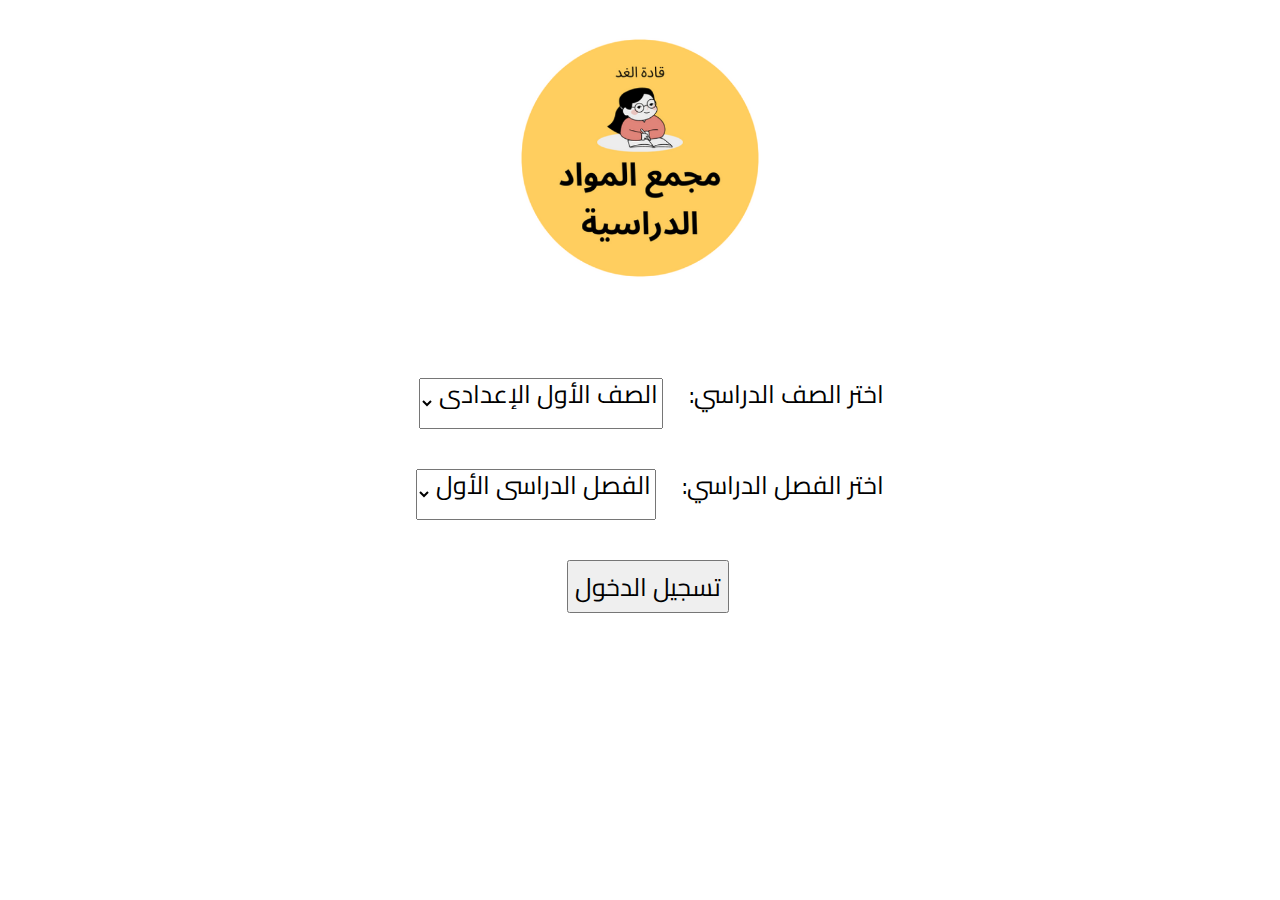
<file: index.html>
<!DOCTYPE html>
<html lang="en">

<head>
    <meta charset="UTF-8" />
    <meta http-equiv="X-UA-Compatible" content="IE=edge" />
    <meta name="viewport" content="width=device-width, initial-scale=1.0" />
    <title>Resources Collection V1.0 | تسجيل الدخول</title>
    <link rel="stylesheet" href="style.css" />
    <link rel="preconnect" href="https://fonts.googleapis.com" />
    <link rel="preconnect" href="https://fonts.gstatic.com" crossorigin />
    <link
        href="https://fonts.googleapis.com/css2?family=Cairo:wght@200;300;400;500;600;700;800;900;1000&family=Open+Sans:wght@300&display=swap"
        rel="stylesheet" />
</head>

<body>
    <img src="imgs/GeekCode.png" alt="logo" />
    <form action="redirect.html">
        <label for="year">اختر الصف الدراسي:</label>
        <select name="Years" id="year">
            <option value="first">الصف الأول الإعدادي</option>
            <option value="second">الصف الثاني الإعدادي</option>
            <option value="third">الصف الثالث الإعدادي</option>
        </select>
        <br />
        <label for="term">اختر الفصل الدراسي:</label>
        <select name="Term" id="term">
            <option value="first">الفصل الدراسي الأول</option>
            <option value="second">الفصل الدراسي الثاني</option>
        </select>
        <br />
        <input type="submit" value="تسجيل الدخول" />
    </form>
</body>

</html>
</file>
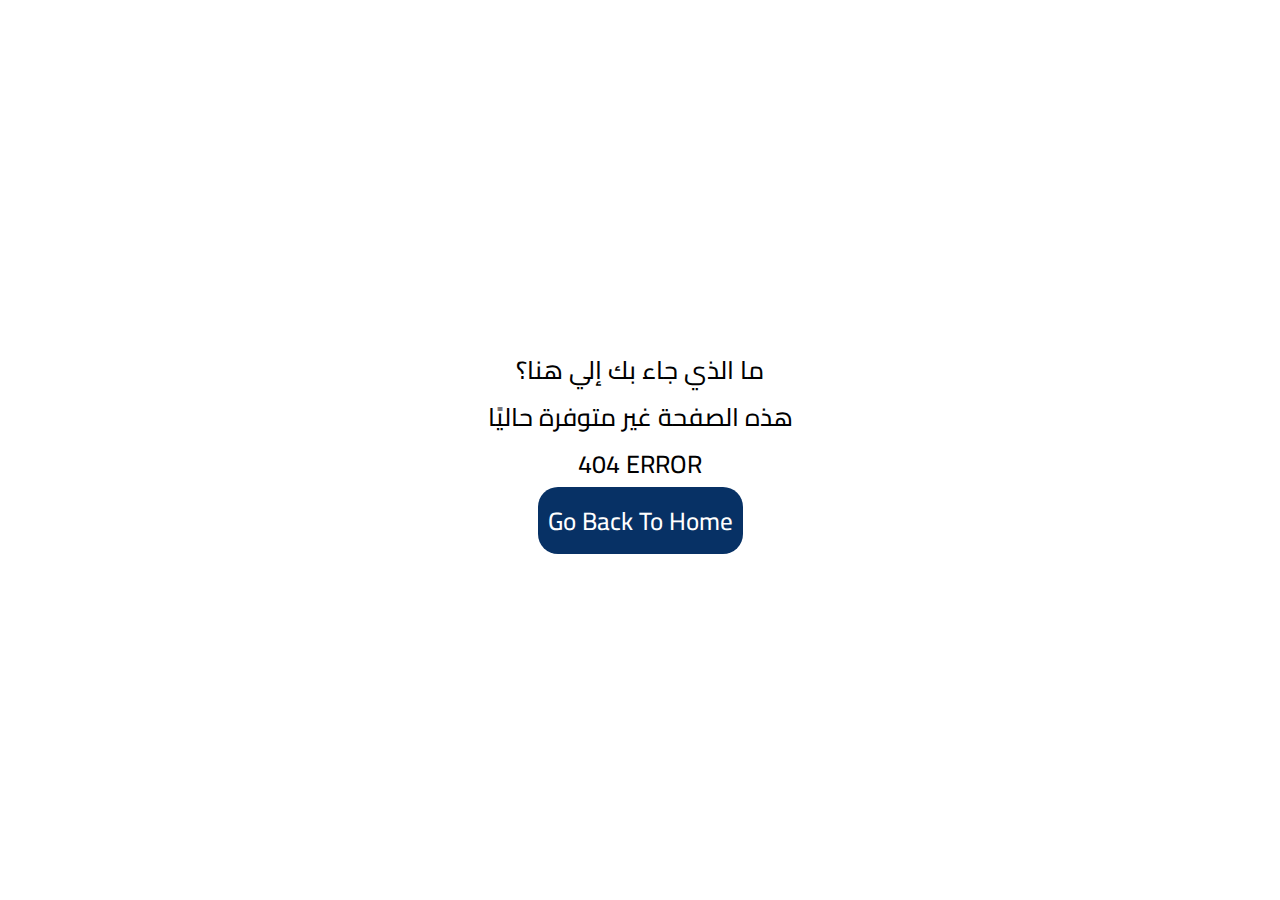
<file: redirect.html>
<!DOCTYPE html>
<html lang="en">

<head>
    <meta charset="UTF-8">
    <meta http-equiv="X-UA-Compatible" content="IE=edge">
    <meta name="viewport" content="width=device-width, initial-scale=1.0">
    <title>Document</title>
</head>

<body>
    <script src="main.js"></script>
</body>

</html>
</file>
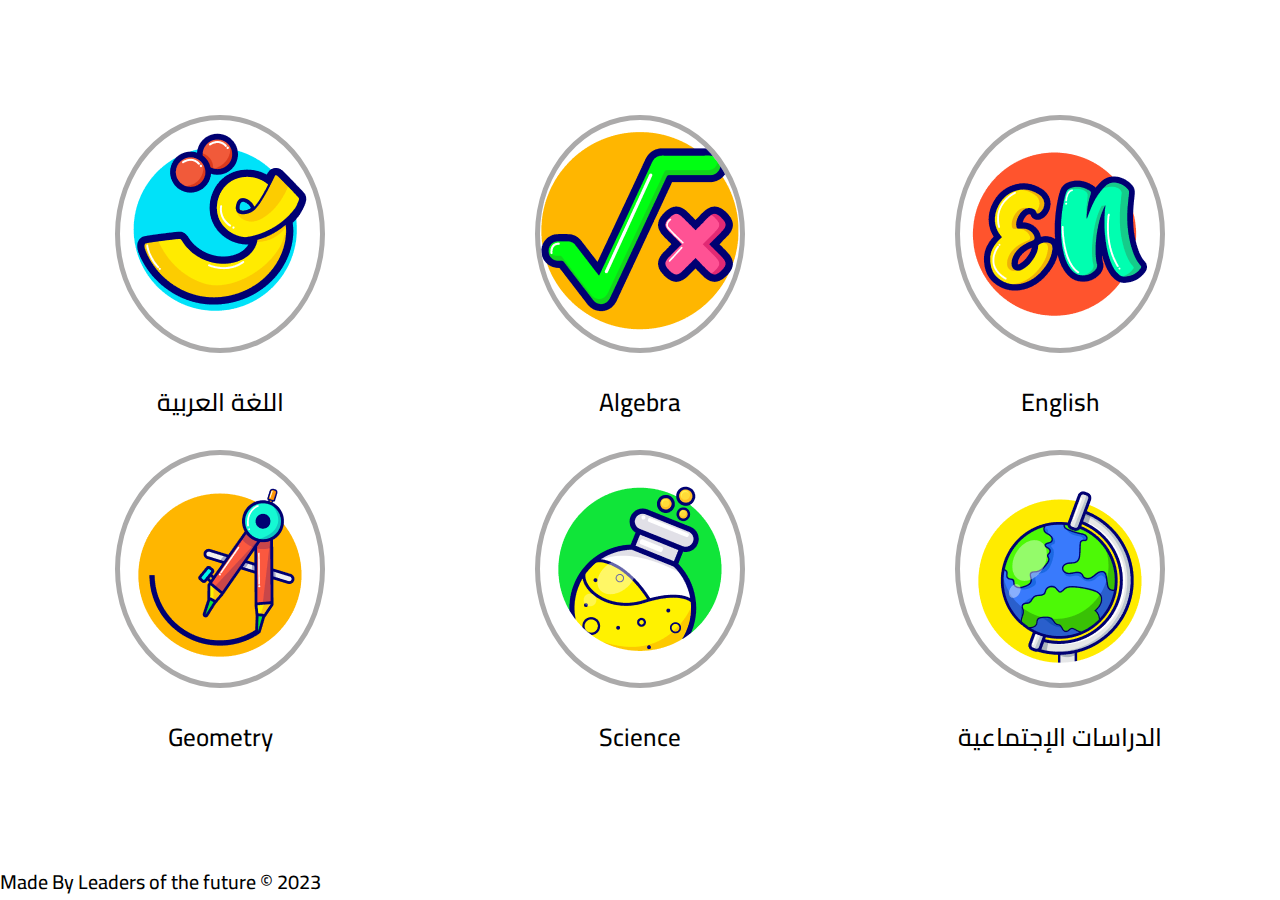
<file: source.html>
<!DOCTYPE html>
<html lang="en">
  <head>
    <meta charset="UTF-8" />
    <meta http-equiv="X-UA-Compatible" content="IE=edge" />
    <meta name="viewport" content="width=device-width, initial-scale=1.0" />
    <link rel="stylesheet" href="source.css" />
    <link rel="preconnect" href="https://fonts.googleapis.com" />
    <link rel="preconnect" href="https://fonts.gstatic.com" crossorigin />
    <link
      href="https://fonts.googleapis.com/css2?family=Cairo:wght@200;300;400;500;600;700;800;900;1000&display=swap"
      rel="stylesheet"
    />
    <title>Resources Collection V1.0 | BETA Version</title>
  </head>
  <body>
    <div class="parent">
      <a href="arabic/arabic.html" class="subject">
        <div class="subject">
          <img src="imgs/arabic.png" alt="arabic" />
          <p>اللغة العربية</p>
        </div>
      </a>
      <a href="arabic/login/u3_p2_t2.html" class="subject">
        <div class="subject">
          <img src="imgs/algebra.png" alt="algebra" />
          <p>Algebra</p>
        </div>
      </a>
      <a href="arabic/login/u3_p2_t2.html" class="subject">
        <div class="subject">
          <img src="imgs/english.png" alt="english" />
          <p>English</p>
        </div>
      </a>
      <a href="arabic/login/u3_p2_t2.html" class="subject">
        <div class="subject">
          <img src="imgs/geometry.png" alt="geometry" />
          <p>Geometry</p>
        </div>
      </a>
      <a href="arabic/login/u3_p2_t2.html" class="subject">
        <div class="subject">
          <img src="imgs/science.png" alt="science" />
          <p>Science</p>
        </div>
      </a>
      <a href="arabic/login/u3_p2_t2.html" class="subject">
        <div class="subject">
          <img src="imgs/social.png" alt="social" />
          <p>الدراسات الإجتماعية</p>
        </div>
      </a>
    </div>
    <span>Made By Leaders of the future &copy; 2023 </span>
  </body>
</html>
</file>
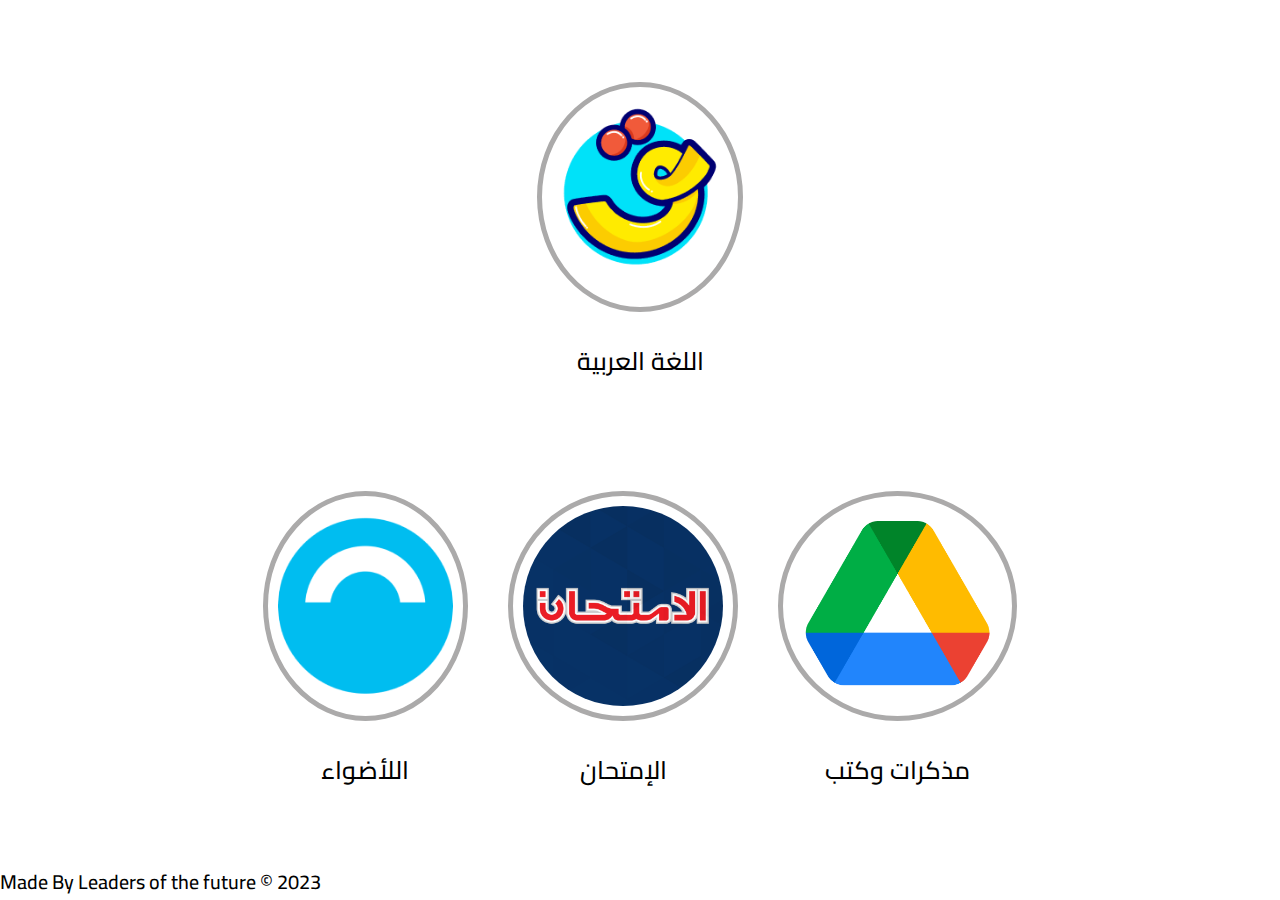
<file: arabic/arabic.html>
<!DOCTYPE html>
<html lang="en">
<head>
    <meta charset="UTF-8">
    <meta http-equiv="X-UA-Compatible" content="IE=edge">
    <meta name="viewport" content="width=device-width, initial-scale=1.0">
    <link rel="preconnect" href="https://fonts.googleapis.com">
    <link rel="preconnect" href="https://fonts.gstatic.com" crossorigin>
    <link href="https://fonts.googleapis.com/css2?family=Cairo:wght@200;300;400;500;600;700;800;900;1000&display=swap" rel="stylesheet">
    <title>Resources Collection V1.0 | اللغة العربية</title>
    <link rel="stylesheet" href="arabic.css">
</head>
<body>
    <div class="subject">
        <img src="../imgs/arabic.png" alt="arabic">
        <p>اللغة العربية</p>
    </div>
    <div class="parent">
    <a href="login/adwaa.html">
        <div class="child">
            <img src="imgs_arabic/adwaa.png" alt="Al-Adwaa">
            <p>اللأضواء</p>
        </div>
    </a>
    <a href="login/emt7an.html">
        <div class="child">
            <img src="imgs_arabic/emt7an.png" alt="El-Emt7an">
            <p>الإمتحان</p>
        </div>
    </a>
    <a href="login/u3_p2_t2.html">
        <div class="child">
            <img src="imgs_arabic/drive.png" alt="Google Drive">
            <p>مذكرات وكتب</p>
        </div>
        </a>
    </div>
    <span>Made By Leaders of the future &copy; 2023</span>
</body>
</html>
</file>
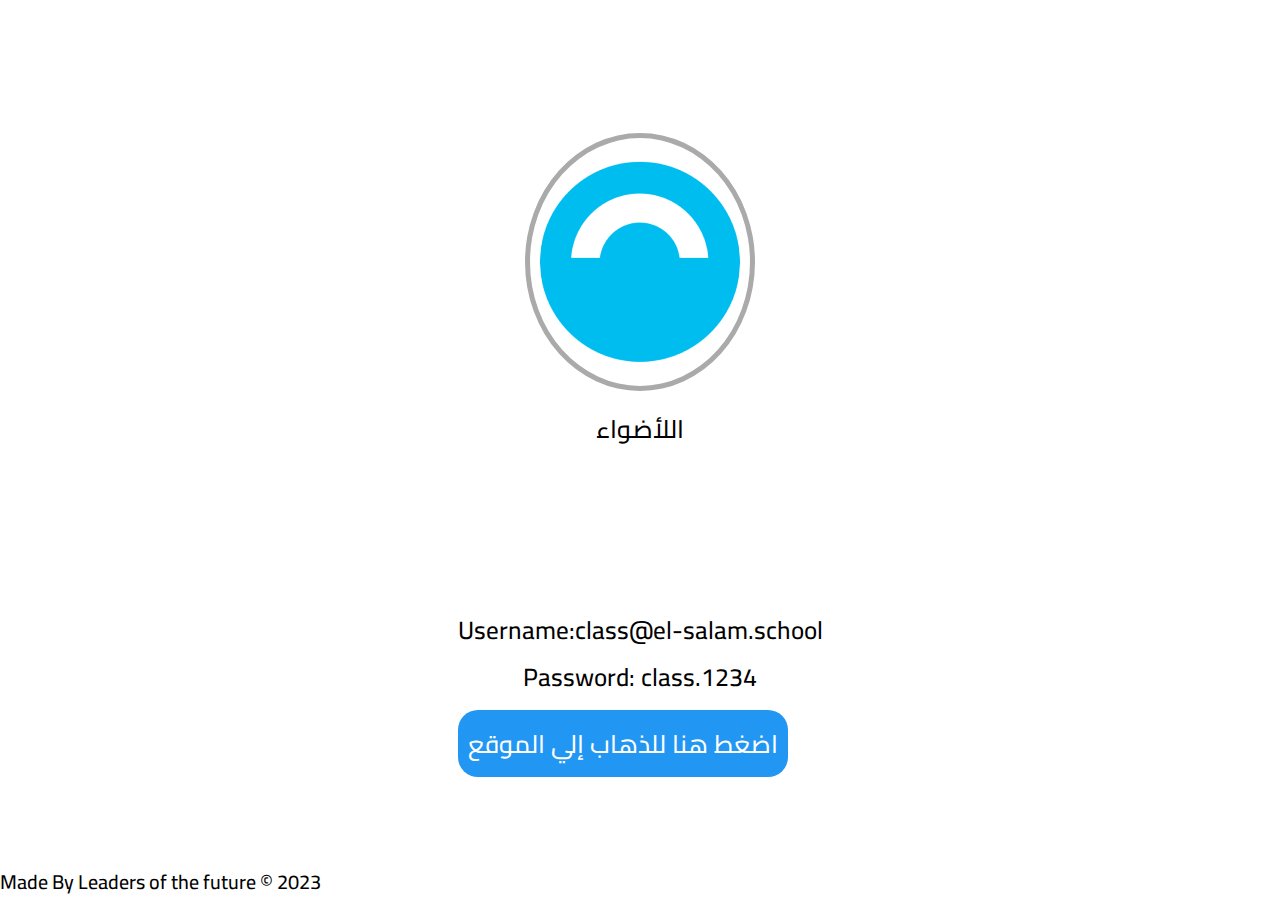
<file: arabic/login/adwaa.html>
<!DOCTYPE html>
<html lang="en">
<head>
    <meta charset="UTF-8">
    <meta http-equiv="X-UA-Compatible" content="IE=edge">
    <meta name="viewport" content="width=device-width, initial-scale=1.0">
    <link rel="preconnect" href="https://fonts.googleapis.com">
    <link rel="preconnect" href="https://fonts.gstatic.com" crossorigin>
    <link href="https://fonts.googleapis.com/css2?family=Cairo:wght@200;300;400;500;600;700;800;900;1000&display=swap" rel="stylesheet">
    <title>Resources Collection V1.0 | اللغة العربية</title>
    <link rel="stylesheet" href="adwaa.css">
</head>
<body>
    <div class="child">
        <img src="../imgs_arabic/adwaa.png" alt="Al-Adwaa">
        <p>اللأضواء</p>
    </div>
    <div class="child">
        <p>Username:class@el-salam.school</p>
        <p>Password: class.1234</p>
        <a href="https://aladwaa.com/" target="_blank">اضغط هنا للذهاب إلي الموقع</a>
    </div>
   
    <span>Made By Leaders of the future &copy; 2023</span>
</body>
</html>
</file>
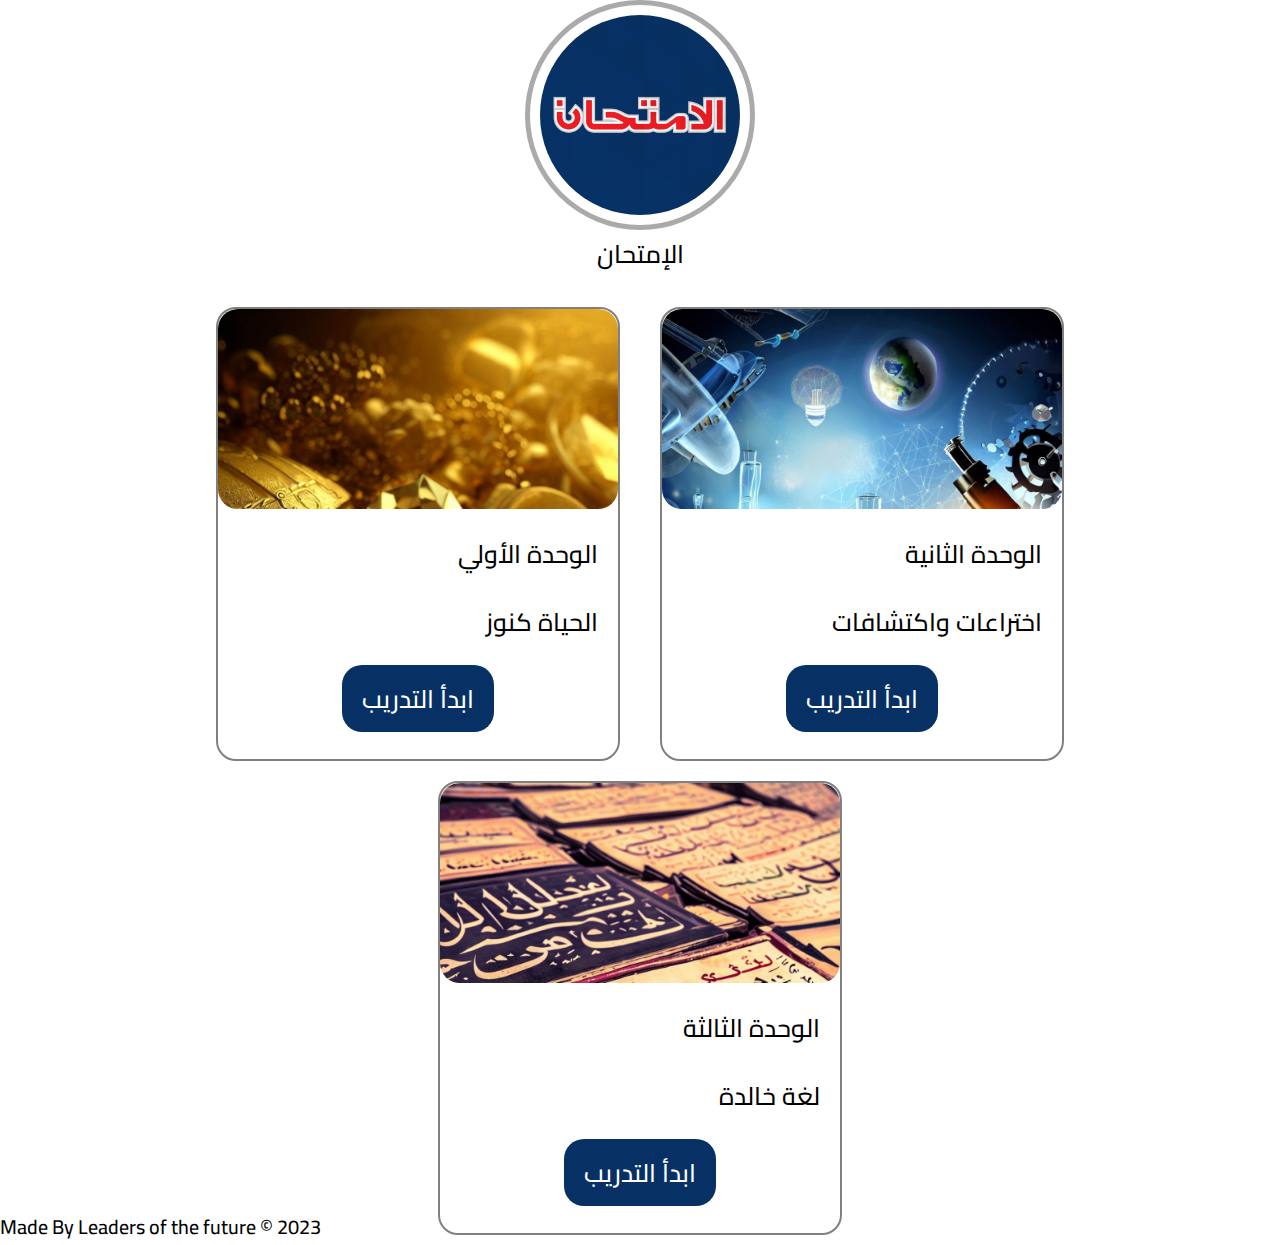
<file: arabic/login/emt7an.html>
<!DOCTYPE html>
<html lang="en">
<head>
    <meta charset="UTF-8">
    <meta http-equiv="X-UA-Compatible" content="IE=edge">
    <meta name="viewport" content="width=device-width, initial-scale=1.0">
    <link rel="preconnect" href="https://fonts.googleapis.com">
    <link rel="preconnect" href="https://fonts.gstatic.com" crossorigin>
    <link href="https://fonts.googleapis.com/css2?family=Cairo:wght@200;300;400;500;600;700;800;900;1000&display=swap" rel="stylesheet">
    <title>Resources Collection V1.0 | اللغة العربية</title>
    <link rel="stylesheet" href="emt7an.css">
</head>
<body>
    <div class="child">
        <img src="../imgs_arabic/emt7an.png" alt="Al-Adwaa">
        <p>الإمتحان</p>
    </div>
    <div class="child">
        <div class="cardUnit">
            <div class="image"></div>
            <h2>الوحدة الأولي</h2>
            <span>الحياة كنوز</span>
            <a href="u1_p2_t2.html">
                ابدأ التدريب
            </a>
        </div>
        <div class="cardUnit">
            <div class="image"></div>
            <h2>الوحدة الثانية</h2>
            <span>اختراعات واكتشافات</span>
            <a href="u2_p2_t2.html">
            ابدأ التدريب
            </a>
        </div>
        <div class="cardUnit">
            <div class="image"></div>
            <h2>الوحدة الثالثة</h2>
            <span>لغة خالدة</span>
            <a href="u3_p2_t2.html">
            ابدأ التدريب
            </a>
        </div>
    </div>
   
    <span class="made">Made By Leaders of the future &copy; 2023</span>
</body>
</html>
</file>
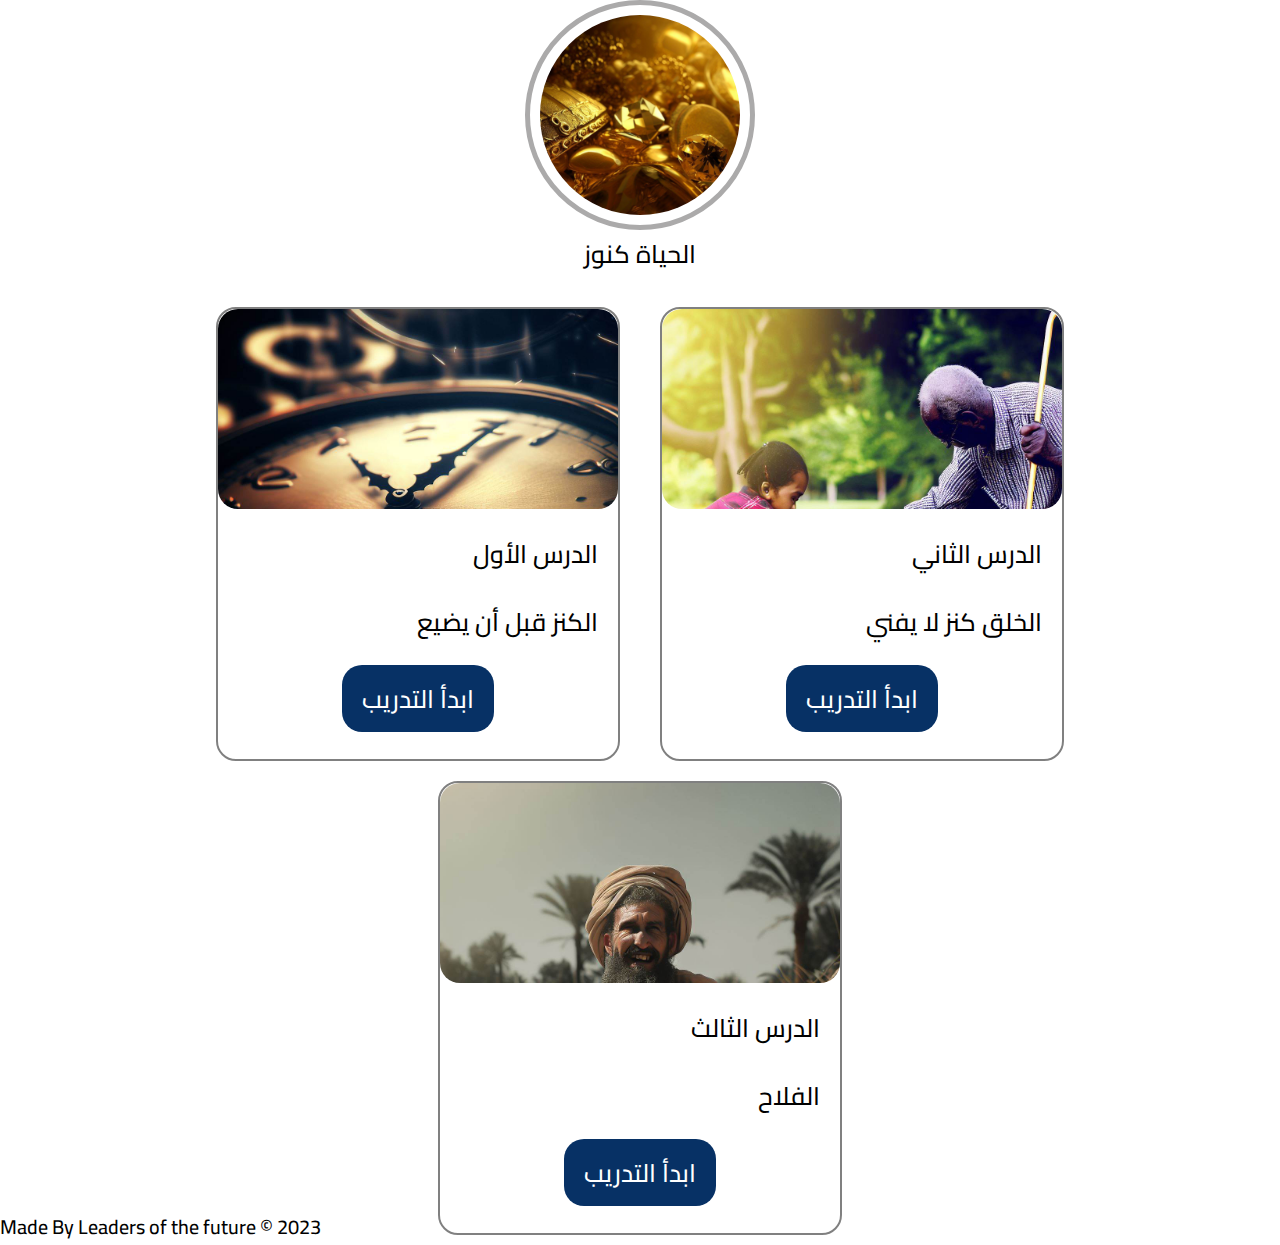
<file: arabic/login/u1_p2_t2.html>
<!DOCTYPE html>
<html lang="en">

<head>
    <meta charset="UTF-8">
    <meta http-equiv="X-UA-Compatible" content="IE=edge">
    <meta name="viewport" content="width=device-width, initial-scale=1.0">
    <link rel="preconnect" href="https://fonts.googleapis.com">
    <link rel="preconnect" href="https://fonts.gstatic.com" crossorigin>
    <link href="https://fonts.googleapis.com/css2?family=Cairo:wght@200;300;400;500;600;700;800;900;1000&display=swap"
        rel="stylesheet">
    <title>Resources Collection V1.0 | اللغة العربية</title>
    <link rel="stylesheet" href="emt7an.css">
</head>

<body>
    <div class="child">
        <img src="../imgs_arabic/gold_treasure.png" alt="Al-Adwaa">
        <p>الحياة كنوز</p>
    </div>
    <div class="child">
        <div class="cardUnit">
            <div class="image lesson1"></div>
            <h2>الدرس الأول</h2>
            <span>الكنز قبل أن يضيع</span>
            <a href="https://uploads.ma3akapp.com/alemte7anbooks/QR_Questions/Prep/Arabic/3prep/1stterm/u1/1902/index.html" target="_blank">
                ابدأ التدريب
            </a>
        </div>
        <div class="cardUnit">
            <div class="image lesson2"></div>
            <h2>الدرس الثاني</h2>
            <span>الخلق كنز لا يفني</span>
            <a href="https://uploads.ma3akapp.com/alemte7anbooks/QR_Questions/Prep/Arabic/3prep/1stterm/u1/1903/index.html" target="_blank">
                ابدأ التدريب
            </a>
        </div>
        <div class="cardUnit">
            <div class="image lesson3"></div>
            <h2>الدرس الثالث</h2>
            <span>الفلاح</span>
            <a href="https://uploads.ma3akapp.com/alemte7anbooks/QR_Questions/Prep/Arabic/3prep/1stterm/u1/1904/index.html" target="_blank">
                ابدأ التدريب
            </a>
        </div>
    </div>

    <span class="made">Made By Leaders of the future &copy; 2023</span>
</body>

</html>
</file>
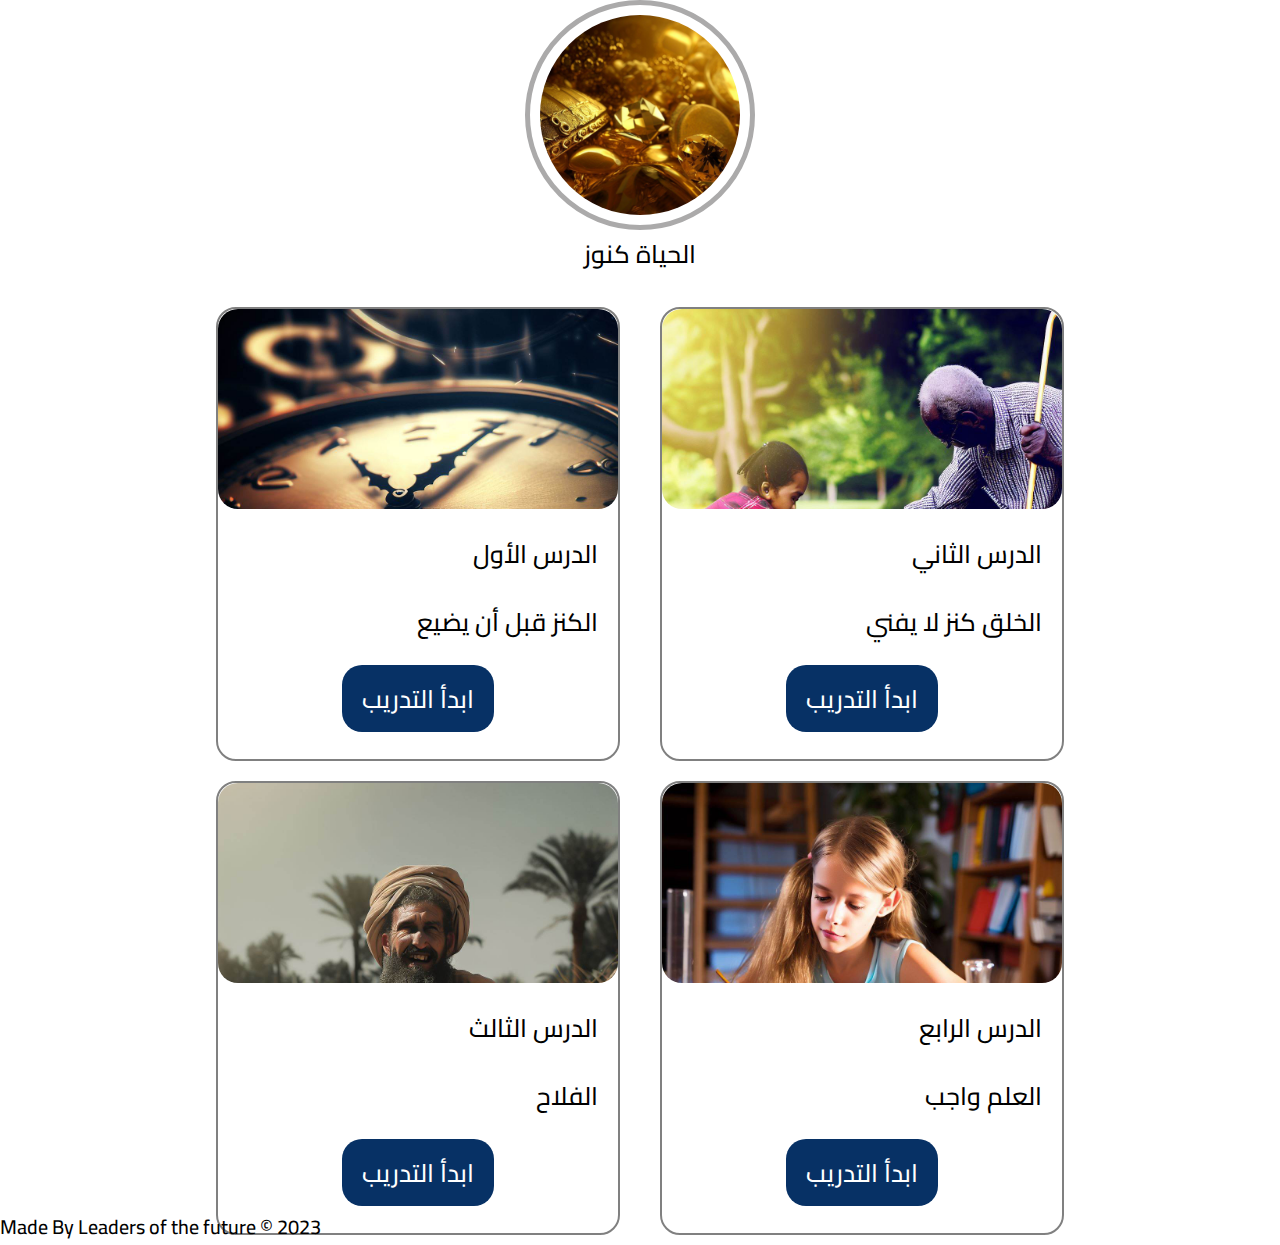
<file: arabic/login/u2_p2_t2.html>
<!DOCTYPE html>
<html lang="en">

<head>
    <meta charset="UTF-8">
    <meta http-equiv="X-UA-Compatible" content="IE=edge">
    <meta name="viewport" content="width=device-width, initial-scale=1.0">
    <link rel="preconnect" href="https://fonts.googleapis.com">
    <link rel="preconnect" href="https://fonts.gstatic.com" crossorigin>
    <link href="https://fonts.googleapis.com/css2?family=Cairo:wght@200;300;400;500;600;700;800;900;1000&display=swap"
        rel="stylesheet">
    <title>Resources Collection V1.0 | اللغة العربية</title>
    <link rel="stylesheet" href="emt7an.css">
</head>

<body>
    <div class="child">
        <img src="../imgs_arabic/gold_treasure.png" alt="Al-Adwaa">
        <p>الحياة كنوز</p>
    </div>
    <div class="child">
        <div class="cardUnit">
            <div class="image lesson1"></div>
            <h2>الدرس الأول</h2>
            <span>الكنز قبل أن يضيع</span>
            <a href="https://uploads.ma3akapp.com/alemte7anbooks/QR_Questions/Prep/Arabic/3prep/1stterm/u1/1902/index.html"
                target="_blank">
                ابدأ التدريب
            </a>
        </div>
        <div class="cardUnit">
            <div class="image lesson2"></div>
            <h2>الدرس الثاني</h2>
            <span>الخلق كنز لا يفني</span>
            <a href="https://uploads.ma3akapp.com/alemte7anbooks/QR_Questions/Prep/Arabic/3prep/1stterm/u1/1903/index.html"
                target="_blank">
                ابدأ التدريب
            </a>
        </div>
        <div class="cardUnit">
            <div class="image lesson3"></div>
            <h2>الدرس الثالث</h2>
            <span>الفلاح</span>
            <a href="https://uploads.ma3akapp.com/alemte7anbooks/QR_Questions/Prep/Arabic/3prep/1stterm/u1/1904/index.html"
                target="_blank">
                ابدأ التدريب
            </a>
        </div>
        <div class="cardUnit">
            <div class="image lesson4"></div>
            <h2>الدرس الرابع</h2>
            <span>العلم واجب</span>
            <a href="https://uploads.ma3akapp.com/alemte7anbooks/QR_Questions/Prep/Arabic/3prep/1stterm/u1/1904/index.html"
                target="_blank">
                ابدأ التدريب
            </a>
        </div>
    </div>

    <span class="made">Made By Leaders of the future &copy; 2023</span>
    <script src="main.js"></script>
</body>

</html>
</file>
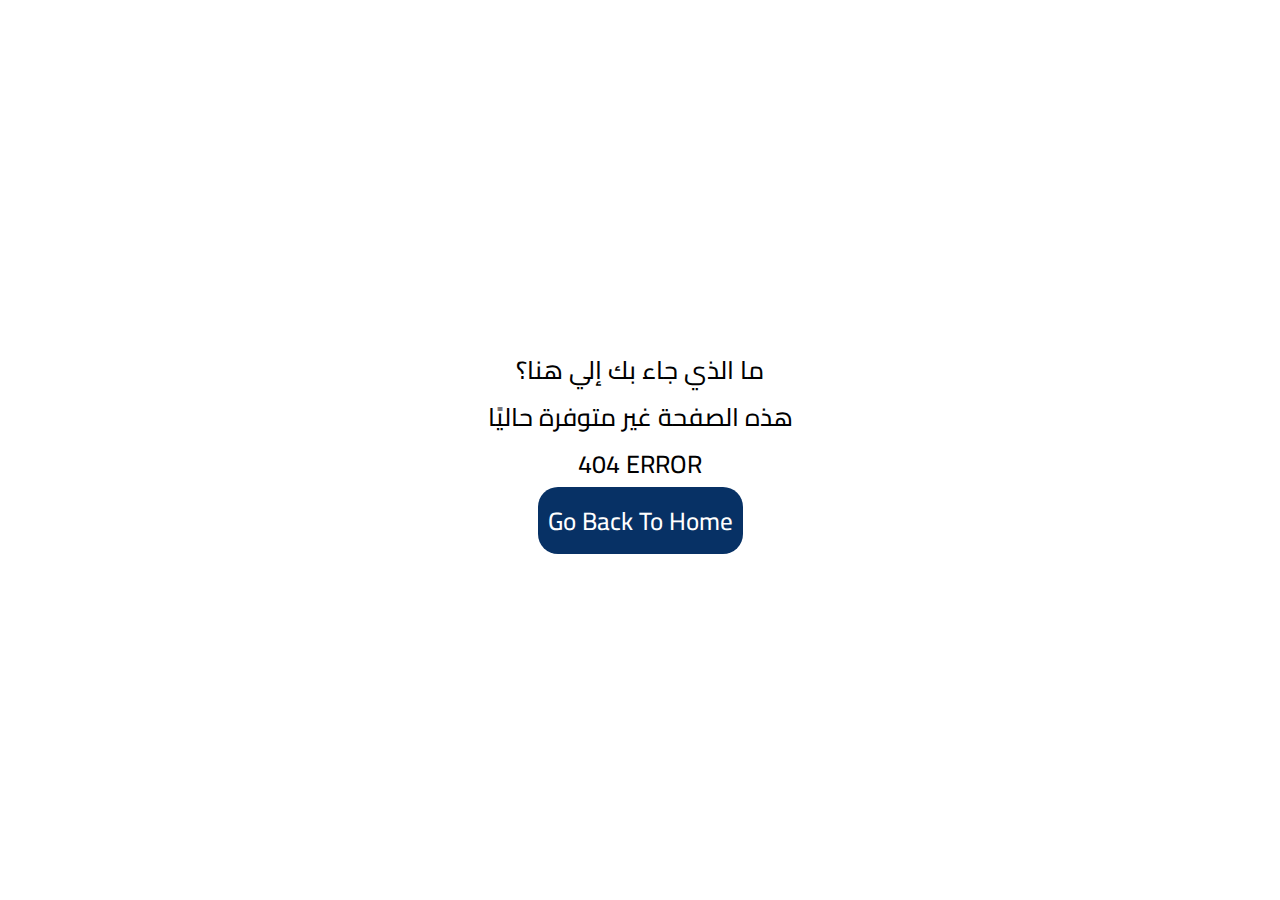
<file: arabic/login/u3_p2_t2.html>
<!DOCTYPE html>
<html lang="en">

<head>
    <meta charset="UTF-8">
    <meta http-equiv="X-UA-Compatible" content="IE=edge">
    <meta name="viewport" content="width=device-width, initial-scale=1.0">
    <link rel="preconnect" href="https://fonts.googleapis.com">
    <link rel="preconnect" href="https://fonts.gstatic.com" crossorigin>
    <link href="https://fonts.googleapis.com/css2?family=Cairo:wght@200;300;400;500;600;700;800;900;1000&display=swap"
        rel="stylesheet">
    <title>Resources Collection V1.0 | اللغة العربية</title>
    <link rel="stylesheet" href="emt7an.css">
</head>

<body class="error">
    <span>ما الذي جاء بك إلي هنا؟</span>
    <span>هذه الصفحة غير متوفرة حاليًا</span>
    <span>404 ERROR</span>
    <a href="../../index.html">Go Back To Home</a>
    <span></span>
</body>

</html>
</file>
<file: style.css>
*{
    font-family: 'Cairo', sans-serif;
    direction: rtl;
    font-size: 25px;
    flex-direction: column;
}
body{
    display: flex;
    flex-direction: column;
    justify-content: center;
    align-items:center;
}
form{padding: 50px;}
img{
    width: 300px;
}
select{
    margin: 20px;
}
input{
    margin: 20px 155px;
}
</file>
<file: source.css>
*{
    font-family: 'Cairo', sans-serif;
    font-weight: 500;
    font-size: 25px;
}
a{
    text-decoration: none;
    color: black;
}
span{
    position: absolute;
    bottom: 0;
    left: 0;
    font-size: 20px;
}
.subject{
    flex: 1 0 30%;
    display: flex;
    flex-direction: column;
    align-items: center;
}
body{
    display: flex;
    align-items: center;
    justify-content: center;
    height: 100vh;
    margin: 0;
}
.parent{
    display: flex;
    flex-wrap: wrap;
}
img{


    border: 5px solid rgb(171, 170, 170);
    border-radius: 50%;
}
</file>
<file: arabic/arabic.css>
*{
    font-family: 'Cairo', sans-serif;
    font-weight: 500;
    font-size: 25px;
}
img{
    max-height: 200px;
    border: 5px solid rgb(171, 170, 170);
    border-radius: 50%;
    padding: 10px;
}
a{
    text-decoration: none;
    color: black;
}
body{
    display: flex;
    height: 100vh;
    margin: 0;
    flex-direction: column;
    align-items: center;
    justify-content: space-evenly;
}
.parent, .subject, .child{
    display: flex;
    align-items: center;
}
span{
    position: absolute;
    bottom: 0;
    left: 0;
    font-size: 20px;
}
.child{
    margin: 0 20px;
}
.subject ,.child{
    flex-direction: column;
}
</file>
<file: arabic/login/adwaa.css>
*{
    font-family: 'Cairo', sans-serif;
    font-weight: 500;
    font-size: 25px;
}
body{
    display: flex;
    height: 100vh;
    flex-direction: column;
    align-items: center;
    justify-content: space-evenly;
    margin: 0;
}
span{
    position: absolute;
    bottom: 0;
    left: 0;
    font-size: 20px;
}
img{
    border-radius: 50%;
    border: 5px solid rgb(171, 170, 170);
    padding: 10px;
}
p{
    margin:0;
    text-align: center;
}
p:nth-child(2){
    margin-bottom: 20px;
}
a{
    text-decoration: none;
    color: white;
    background-color: #2196F3;
    padding: 10px;
    border-radius:20px
}
</file>
<file: arabic/login/emt7an.css>
*{
    font-family: 'Cairo', sans-serif;
    font-weight: 500;
    font-size: 25px;
}
body{
    display: flex;
    flex-direction: column;
    justify-content: space-evenly;
    margin: 0;
    position: relative;
    min-height: 100vh;
}
span.made{
    position: absolute;
    bottom: 0;
    left: 0;
    font-size: 20px;
}
img{
    border-radius: 50%;
    border: 5px solid rgb(171, 170, 170);
    padding: 10px;
    max-height: 200px;
}
p{
    margin:0;
    text-align: center;
}
p:nth-child(2){
    margin-bottom: 20px;
}
.child:nth-child(1){
    display: flex;
    align-items: center;
    flex-direction: column;
}
a{
    text-decoration: none;
    color: white;
    background-color:#073165;
    padding: 10px;
    border-radius:20px
}
.child{
    display: flex;
    flex-wrap: wrap;
    justify-content: center;
    align-items: center;
}
.cardUnit{
    min-width: 400px;
    min-height: 450px;
    text-align: right;
    border: 2px solid grey;
    border-radius: 20px;
    margin:10px 20px;
}
.cardUnit:nth-child(1) > .image{
    background-image: url(../imgs_arabic/gold_treasure.png);
}
.cardUnit:nth-child(1) > .lesson1{
    background-image: url(../imgs_arabic/clock.jpg);
}
.cardUnit:nth-child(2) > .image{
    background-image: url(../imgs_arabic/science.png);
}
.cardUnit:nth-child(2) > .lesson2{
    background-image: url(../imgs_arabic/child.jpg);
}
.cardUnit:nth-child(3)> .image{
    background-image: url(../imgs_arabic/history_arabic.png);
}
.cardUnit:nth-child(3)> .lesson3{
    background-image: url(../imgs_arabic/farmer.jpg);
}
.cardUnit:nth-child(4)> .lesson4{
    background-image: url(../imgs_arabic/science_homework.jpg);
}
.cardUnit > .image{
    min-width: 400px;
    min-height: 200px;
    background-size: cover;
    border-radius: 20px;
}
.cardUnit > h2 , .cardUnit > span{
    margin-right: 20px;
}
.cardUnit > a{
    display: block;
    width: fit-content;
    margin: 20px auto;
    padding:  10px 20px;
}
body.error{
    display: flex;
    justify-content: center;
    align-items: center;
}
</file>
